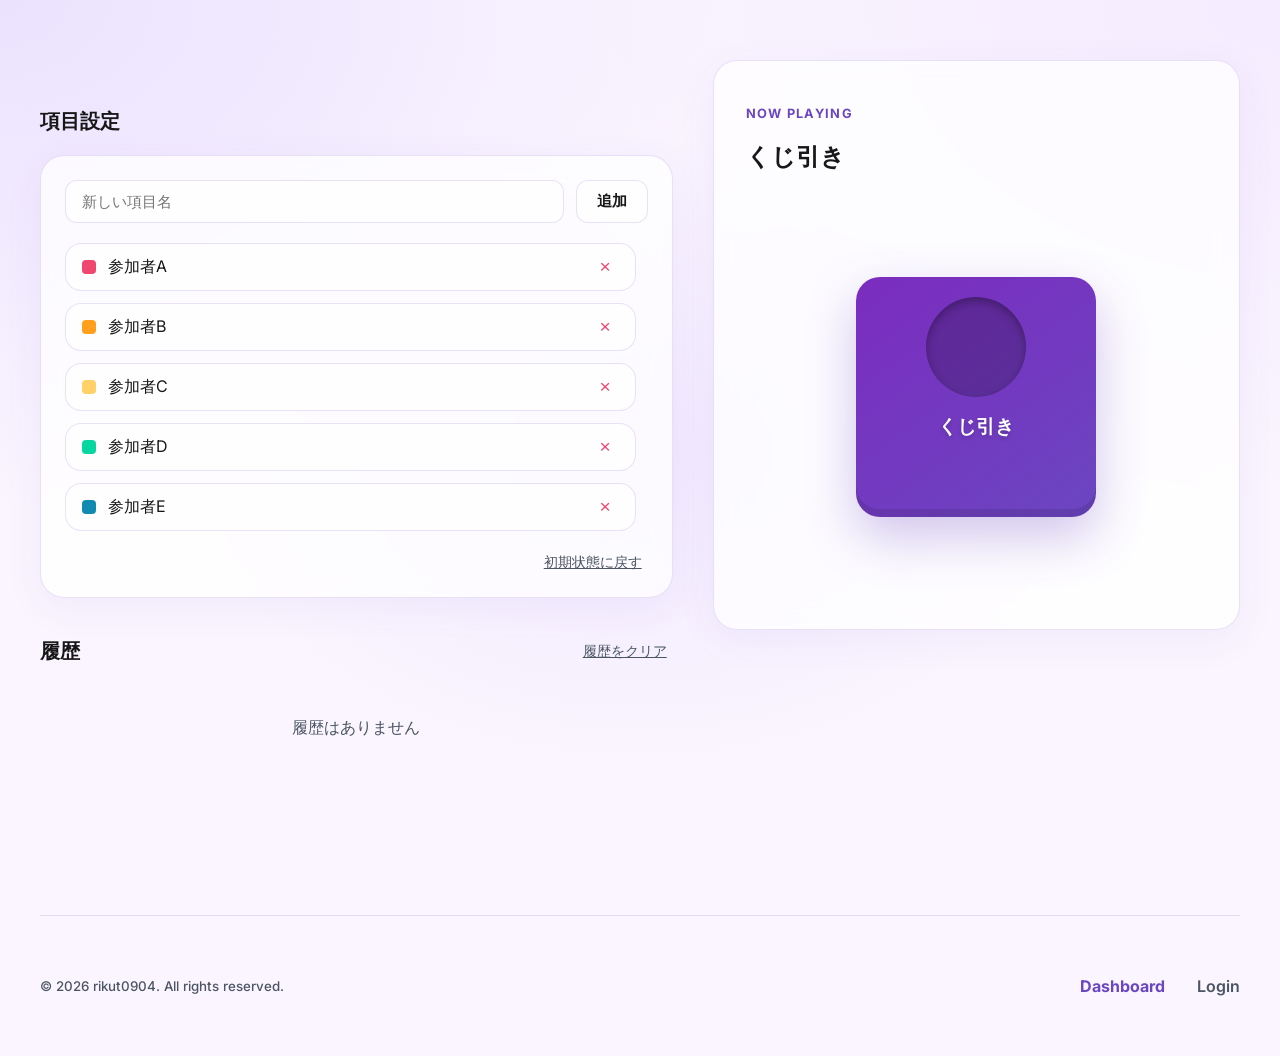
<file: html/index.html>
<!doctype html>
<html lang="ja">

<head>
    <meta charset="utf-8" />
    <meta name="viewport" content="width=device-width, initial-scale=1" />
    <title>くじ引き</title>
    <link rel="stylesheet" href="/css/style.css" />
</head>

<body>
    <main class="wrap">
        <section class="intro-hero">
            <div>
                <div class="intro-content">
                    <h2 class="section-title">項目設定</h2>
                    <div id="item-editor" class="glass-card" style="padding: 24px;">
                        <div class="item-editor-header">
                            <input type="text" id="new-item-label" placeholder="新しい項目名" class="item-editor-input">
                            <button class="btn" id="add-item-button" style="padding: 10px 20px;">追加</button>
                        </div>
                        <div id="item-list" class="legend-list">
                            <!-- Items will be rendered here -->
                        </div>
                        <div class="item-editor-footer">
                            <button id="reset-items-button" class="reset-link-btn">初期状態に戻す</button>
                        </div>
                    </div>
                </div>
                
                <div class="intro-content" style="margin-top: 40px;">
                    <div style="display: flex; justify-content: space-between; align-items: center; margin-bottom: 16px;">
                        <h2 class="section-title" style="margin: 0;">履歴</h2>
                        <button onclick="clearHistory()" class="reset-link-btn">履歴をクリア</button>
                    </div>
                    <div id="history-list" class="intro-history-list">
                        <!-- History will be rendered here -->
                    </div>
                </div>
            </div>

            <div class="glass-card">
                <p class="eyebrow" style="margin-bottom: 4px;">Now Playing</p>
                <h2 id="index-raffle-title" style="margin-bottom: 24px;">くじ引き</h2>
                <div class="raffle-stage">
                    <div id="raffle-ticket" class="raffle-ticket">
                        <span id="ticket-label"></span>
                    </div>
                    <div id="raffle-box" class="raffle-box" onclick="spin()">
                        <span class="raffle-box-label">くじ引き</span>
                    </div>
                </div>
            </div>
        </section>
    </main>

    <footer class="site-footer wrap">
        <div class="footer-content">
            <small class="footer-copy">&copy; 2026 rikut0904. All rights reserved.</small>
            <nav class="footer-nav">
                <a class="footer-nav-link primary" href="/dashboard">Dashboard</a>
                <a class="footer-nav-link secondary" href="/login">Login</a>
            </nav>
        </div>
    </footer>

    <script type="module" src="/js/index.js"></script>
    <script type="module">
        import { addItem, removeItem, resetItems, clearHistory, spin } from '/js/index.js';
        window.addItem = addItem;
        window.removeItem = removeItem;
        window.resetItems = resetItems;
        window.clearHistory = clearHistory;
        window.spin = spin;
    </script>
</body>

</html>
</file>
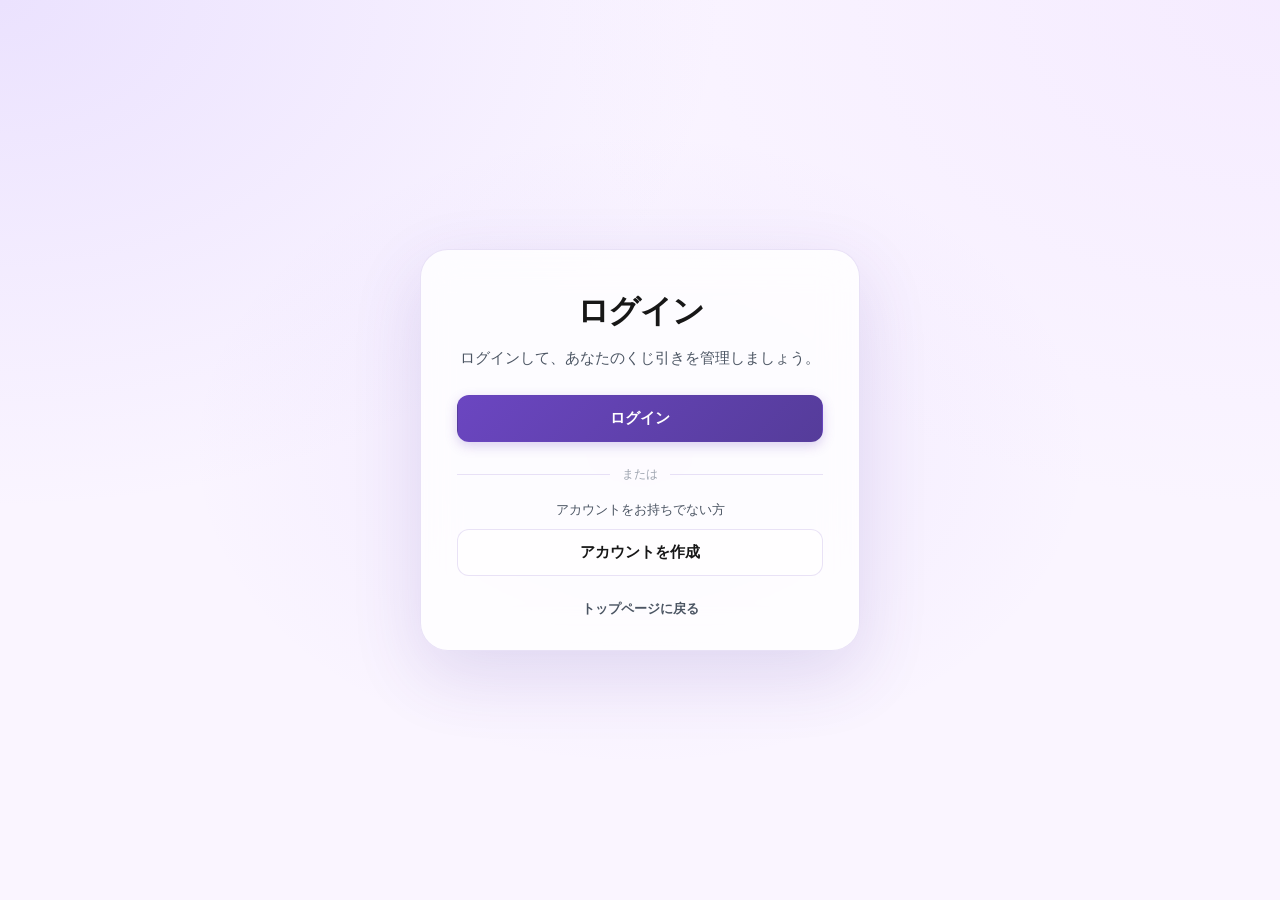
<file: html/login.html>
<!doctype html>
<html lang="ja">

<head>
    <meta charset="utf-8" />
    <meta name="viewport" content="width=device-width, initial-scale=1" />
    <title>ログイン | くじ引き</title>
    <link rel="stylesheet" href="/css/style.css" />
</head>

<body class="auth-page">
    <main class="auth-shell">
        <section class="auth-card">
            <h1>ログイン</h1>
            <p class="auth-description">ログインして、あなたのくじ引きを管理しましょう。</p>

            <a href="/auth/login" class="btn primary auth-action">ログイン</a>

            <div class="auth-divider"><span>または</span></div>
            <p class="auth-switch-copy">アカウントをお持ちでない方</p>
            <a href="/auth/signup" class="btn auth-action">アカウントを作成</a>
            <a href="/" class="auth-back-link">トップページに戻る</a>
        </section>
    </main>

</body>

</html>
</file>
<file: css/style.css>
@import url('https://fonts.googleapis.com/css2?family=Inter:wght@400;500;600;700;800&display=swap');

:root {
    --bg: #faf5ff;
    --accent: #6b46c1;
    --accent-dark: #553c9a;
    --accent-glow: rgba(107, 70, 193, 0.2);
    --glass-bg: rgba(255, 255, 255, 0.75);
    --glass-border: rgba(107, 70, 193, 0.15);
    --text-main: #171717;
    --text-muted: #4b5563;
    --shadow: 0 10px 40px rgba(107, 70, 193, 0.06);
    --radius: 24px;
}

* {
    box-sizing: border-box;
}

html,
body {
    min-height: 100%;
    margin: 0;
}

body {
    color: var(--text-main);
    font-family: 'Inter', -apple-system, BlinkMacSystemFont, sans-serif;
    background-color: #faf5ff;
    background-image: 
        radial-gradient(at 0% 0%, rgba(167, 139, 250, 0.18) 0px, transparent 40%),
        radial-gradient(at 100% 0%, rgba(216, 180, 254, 0.15) 0px, transparent 40%),
        radial-gradient(at 50% 50%, rgba(139, 92, 246, 0.08) 0px, transparent 50%);
    background-attachment: fixed;
}

body.modal-open {
    overflow: hidden;
}

/* Common Layout Components */
.wrap {
    width: min(1200px, calc(100vw - 40px));
    margin: 0 auto;
}

.glass-card {
    background: var(--glass-bg);
    backdrop-filter: blur(16px);
    -webkit-backdrop-filter: blur(16px);
    border: 1px solid var(--glass-border);
    border-radius: var(--radius);
    padding: 32px;
    box-shadow: var(--shadow);
}

/* Global Buttons */
.btn {
    display: inline-flex;
    align-items: center;
    justify-content: center;
    padding: 12px 24px;
    border-radius: 12px;
    font-size: 0.95rem;
    font-weight: 600;
    cursor: pointer;
    transition: all 0.2s cubic-bezier(0.4, 0, 0.2, 1);
    border: 1px solid transparent;
    text-decoration: none;
    font-family: inherit;
}

.btn.primary {
    background: linear-gradient(135deg, var(--accent), var(--accent-dark));
    color: white;
    box-shadow: 0 4px 12px rgba(107, 70, 193, 0.25);
}

.btn.primary:hover {
    transform: translateY(-1px);
    box-shadow: 0 8px 20px rgba(107, 70, 193, 0.35);
    filter: brightness(1.05);
}

.btn:not(.primary) {
    background: rgba(255, 255, 255, 0.6);
    border: 1px solid var(--glass-border);
    color: var(--text-main);
}

.btn:not(.primary):hover {
    background: white;
    border-color: var(--accent);
}

.btn:disabled {
    opacity: 0.5;
    cursor: not-allowed;
    transform: none !important;
}

/* Authentication */
.auth-page {
    min-height: 100vh;
    display: grid;
    place-items: center;
    padding: 24px;
}

.auth-shell {
    width: min(100%, 440px);
}

.auth-card {
    padding: 40px 36px 32px;
    background: rgba(255, 255, 255, 0.82);
    backdrop-filter: blur(18px);
    -webkit-backdrop-filter: blur(18px);
    border: 1px solid var(--glass-border);
    border-radius: 28px;
    box-shadow: 0 24px 70px rgba(83, 60, 154, 0.14);
    text-align: center;
}

.auth-card h1 {
    margin: 0;
    font-size: 2rem;
    letter-spacing: -0.04em;
}

.auth-description {
    margin: 12px auto 24px;
    color: var(--text-muted);
    font-size: 0.92rem;
    line-height: 1.7;
}

.auth-action {
    width: 100%;
}

.auth-divider {
    display: flex;
    align-items: center;
    gap: 12px;
    margin: 24px 0 18px;
    color: #9ca3af;
    font-size: 0.75rem;
}

.auth-divider::before,
.auth-divider::after {
    content: "";
    height: 1px;
    flex: 1;
    background: var(--glass-border);
}

.auth-switch-copy {
    margin: 0 0 10px;
    color: var(--text-muted);
    font-size: 0.84rem;
}

.auth-back-link {
    display: inline-block;
    margin-top: 24px;
    color: var(--text-muted);
    font-size: 0.84rem;
    font-weight: 600;
    text-decoration: none;
}

.auth-back-link:hover {
    color: var(--accent);
}

.nav-logout-btn {
    padding: 9px 15px;
    color: #b42318 !important;
    background: rgba(180, 35, 24, 0.06) !important;
    border-color: rgba(180, 35, 24, 0.14) !important;
}

.nav-logout-btn:hover {
    color: #fff !important;
    background: #b42318 !important;
    border-color: #b42318 !important;
}

@media (max-width: 520px) {
    .auth-page {
        padding: 16px;
    }

    .auth-card {
        padding: 32px 22px 26px;
    }
}

/* Admin Layout - Top Navigation */
.admin-layout {
    display: flex;
    flex-direction: column;
    min-height: 100vh;
}

.admin-navbar {
    height: 72px;
    background: rgba(255, 255, 255, 0.6);
    backdrop-filter: blur(12px);
    -webkit-backdrop-filter: blur(12px);
    border-bottom: 1px solid var(--glass-border);
    position: sticky;
    top: 0;
    z-index: 50;
}

.admin-navbar .wrap {
    display: flex;
    align-items: center;
    justify-content: space-between;
    height: 100%;
}

.nav-group {
    display: flex;
    align-items: center;
    gap: 8px;
}

.nav-link {
    padding: 8px 16px;
    border-radius: 10px;
    color: var(--text-muted);
    text-decoration: none;
    font-size: 0.95rem;
    font-weight: 600;
    transition: all 0.2s;
}

.nav-link:hover {
    background: rgba(107, 70, 193, 0.05);
    color: var(--accent);
}

.nav-link.active {
    background: white;
    color: var(--accent);
    box-shadow: 0 4px 12px rgba(107, 70, 193, 0.08);
}

.main-content {
    flex: 1;
}

.content-body {
    padding: 40px 0;
}

/* Page Headers */
.page-header {
    display: flex;
    justify-content: space-between;
    align-items: center;
    margin-bottom: 32px;
}

.page-title {
    margin: 0;
    font-size: 2rem;
    font-weight: 800;
}

.section-title {
    font-size: 1.25rem;
    margin-bottom: 20px;
    font-weight: 700;
}

.eyebrow {
    text-transform: uppercase;
    letter-spacing: 0.1em;
    font-size: 0.8rem;
    font-weight: 700;
    color: var(--accent);
    margin-bottom: 8px;
}

/* Index / Raffle Common Layout */
.intro-hero {
    display: grid;
    grid-template-columns: 1.2fr 1fr;
    gap: 40px;
    padding: 60px 0;
    align-items: start;
}

.intro-content {
    margin-top: 48px;
}

.intro-lead {
    font-size: 1.1rem;
    line-height: 1.6;
    color: var(--text-muted);
    max-width: 500px;
}

/* Item Editor (Index) Styles */
.item-editor-header {
    display: flex;
    gap: 12px;
    margin-bottom: 20px;
}

.item-editor-input {
    flex: 1;
    border: 1px solid var(--glass-border);
    border-radius: 12px;
    padding: 10px 16px;
    background: rgba(255, 255, 255, 0.5);
    font-size: 0.95rem;
    transition: all 0.2s;
}

.item-editor-input:focus {
    outline: none;
    border-color: var(--accent);
    background: white;
}

.item-editor-footer {
    margin-top: 20px;
    text-align: right;
}

.reset-link-btn {
    background: none;
    border: none;
    color: var(--text-muted);
    cursor: pointer;
    font-size: 0.85rem;
    text-decoration: underline;
}

/* Raffle (Lottery Box) Style */
.raffle-stage {
    position: relative;
    display: grid;
    place-items: center;
    padding: 40px 20px;
    min-height: 400px;
}

.raffle-box {
    position: relative;
    width: 240px;
    height: 240px;
    background: linear-gradient(145deg, #7b2cbf, var(--accent));
    border-radius: 24px;
    box-shadow: 
        0 20px 50px rgba(107, 70, 193, 0.3),
        inset 0 -8px 0 rgba(0,0,0,0.1);
    cursor: pointer;
    transition: transform 0.2s;
    display: flex;
    flex-direction: column;
    align-items: center;
    justify-content: center;
    z-index: 10;
}

.raffle-box:hover:not(.shaking) {
    transform: translateY(-5px) scale(1.02);
}

.raffle-box::before {
    content: '';
    position: absolute;
    top: 20px;
    width: 100px;
    height: 100px;
    background: rgba(0,0,0,0.2);
    border-radius: 50%;
    box-shadow: inset 0 4px 10px rgba(0,0,0,0.3);
}

.raffle-box-label {
    color: white;
    font-weight: 800;
    font-size: 1.2rem;
    margin-top: 60px;
    text-shadow: 0 2px 4px rgba(0,0,0,0.2);
}

.raffle-box.shaking {
    animation: shake 0.5s infinite;
}

@keyframes shake {
    0% { transform: translate(1px, 1px) rotate(0deg); }
    10% { transform: translate(-1px, -2px) rotate(-1deg); }
    20% { transform: translate(-3px, 0px) rotate(1deg); }
    30% { transform: translate(3px, 2px) rotate(0deg); }
    40% { transform: translate(1px, -1px) rotate(1deg); }
    50% { transform: translate(-1px, 2px) rotate(-1deg); }
    60% { transform: translate(-3px, 1px) rotate(0deg); }
    70% { transform: translate(3px, 1px) rotate(-1deg); }
    80% { transform: translate(-1px, -1px) rotate(1deg); }
    90% { transform: translate(1px, 2px) rotate(0deg); }
    100% { transform: translate(1px, -2px) rotate(-1deg); }
}

/* Ticket Animation */
.raffle-ticket {
    position: absolute;
    bottom: 50%;
    width: 180px;
    height: 100px;
    background: white;
    border-radius: 12px;
    display: flex;
    align-items: center;
    justify-content: center;
    font-weight: 700;
    box-shadow: 0 10px 30px rgba(0,0,0,0.1);
    transform: translateY(100px) scale(0);
    opacity: 0;
    z-index: 5;
    transition: all 0.6s cubic-bezier(0.34, 1.56, 0.64, 1);
}

.raffle-ticket.showing {
    transform: translateY(-80px) scale(1.1);
    opacity: 1;
}
/* Legend & History List */
.legend-list {
    display: flex;
    flex-direction: column;
    gap: 12px;
    max-height: 320px;
    overflow-y: auto;
    padding-right: 12px;
}

/* Custom Scrollbar for better UX */
.legend-list::-webkit-scrollbar {
    width: 6px;
}
.legend-list::-webkit-scrollbar-thumb {
    background: #e2e8f0;
    border-radius: 10px;
}
.legend-list::-webkit-scrollbar-track {
    background: transparent;
}

.legend-item {
    display: flex;
    align-items: center;
    gap: 12px;
    padding: 12px 16px;
    background: rgba(255, 255, 255, 0.6);
    border: 1px solid var(--glass-border);
    border-radius: 16px;
    transition: all 0.2s;
}

.legend-color {
    width: 14px;
    height: 14px;
    border-radius: 4px;
    flex-shrink: 0;
}

/* History List Styles */
.intro-history-list {
    display: flex;
    flex-direction: column;
    gap: 12px;
}

.intro-raffle-card {
    display: flex;
    align-items: center;
    justify-content: space-between;
    padding: 12px 16px;
    background: white;
    border: 1px solid var(--glass-border);
    border-radius: 16px;
    box-shadow: 0 2px 8px rgba(0, 0, 0, 0.02);
}

.intro-color-dot {
    width: 12px;
    height: 12px;
    border-radius: 50%;
    flex-shrink: 0;
}

/* Dashboard Specific Styles */
.admin-grid {
    display: grid;
    grid-template-columns: 1fr;
    gap: 24px;
}

.admin-user-list {
    display: grid;
    grid-template-columns: repeat(auto-fill, minmax(320px, 1fr));
    gap: 20px;
}

.raffle-card {
    background: white;
    border: 1px solid var(--glass-border);
    border-radius: 20px;
    padding: 24px;
    display: flex;
    flex-direction: column;
    justify-content: space-between;
    transition: all 0.3s cubic-bezier(0.4, 0, 0.2, 1);
    box-shadow: 0 4px 12px rgba(0, 0, 0, 0.03);
}

.raffle-card:hover {
    transform: translateY(-4px);
    box-shadow: 0 12px 24px rgba(107, 70, 193, 0.08);
    border-color: var(--accent);
}

.raffle-card-header {
    margin-bottom: 16px;
}

.raffle-card-title {
    font-size: 1.25rem;
    font-weight: 700;
    color: var(--text-main);
    margin: 0 0 8px;
    display: block;
}

.raffle-card-desc {
    font-size: 0.9rem;
    color: var(--text-muted);
    line-height: 1.5;
    height: 2.7em;
    overflow: hidden;
    margin: 0;
}

.raffle-card-stats {
    display: flex;
    gap: 16px;
    margin-top: 16px;
    font-size: 0.85rem;
    color: var(--text-muted);
    font-weight: 500;
}

.raffle-card-stats span {
    display: flex;
    align-items: center;
    gap: 6px;
}

.raffle-card-actions {
    display: flex;
    gap: 8px;
    margin-top: 24px;
    border-top: 1px solid #f1f5f9;
    padding-top: 20px;
}

.raffle-card-actions .btn {
    flex: 1;
    padding: 10px;
}

/* MODALS - 2-Pane Layout (Dashboard Edit) */
.result-modal {
    position: fixed;
    inset: 0;
    z-index: 1000;
    display: grid;
    place-items: center;
    visibility: hidden;
    opacity: 0;
    transition: all 0.3s cubic-bezier(0.4, 0, 0.2, 1);
}

.result-modal.is-open {
    visibility: visible;
    opacity: 1;
}

.result-modal-backdrop {
    position: absolute;
    inset: 0;
    background: rgba(15, 23, 42, 0.4);
    backdrop-filter: blur(8px);
    -webkit-backdrop-filter: blur(8px);
}

.result-modal-dialog {
    position: relative;
    background: white;
    border-radius: 24px;
    width: min(1000px, 96vw);
    height: min(720px, 90vh);
    box-shadow: 0 40px 100px -20px rgba(0, 0, 0, 0.2);
    transform: translateY(20px);
    transition: all 0.4s cubic-bezier(0.34, 1.56, 0.64, 1);
    display: flex;
    flex-direction: column;
    overflow: hidden;
}

.result-modal.is-open .result-modal-dialog {
    transform: translateY(0);
}

.modal-split-layout {
    display: flex;
    flex: 1;
    overflow: hidden;
    height: 100%;
}

.modal-sidebar {
    width: 320px;
    padding: 32px;
    background: #f8fafc;
    border-right: 1px solid #f1f5f9;
    overflow-y: auto;
    display: flex;
    flex-direction: column;
    gap: 20px;
}

.modal-main-content {
    flex: 1;
    padding: 32px 32px 16px;
    display: flex;
    flex-direction: column;
    overflow: hidden;
}

.modal-items-scroll {
    flex: 1;
    overflow-y: auto;
    padding-right: 8px;
    margin-top: 12px;
}

.modal-items-scroll::-webkit-scrollbar {
    width: 5px;
}
.modal-items-scroll::-webkit-scrollbar-thumb {
    background: #e2e8f0;
    border-radius: 10px;
}

.modal-item-row {
    display: flex;
    gap: 12px;
    align-items: center;
    background: white;
    padding: 8px 12px;
    border-radius: 12px;
    margin-bottom: 6px;
    border: 1px solid #e2e8f0;
}

.item-color-input {
    width: 28px;
    height: 28px;
    border: none;
    border-radius: 50%;
    cursor: pointer;
    background: none;
    padding: 0;
    flex-shrink: 0;
}

.item-label-input {
    flex: 1;
    border: 1px solid #e2e8f0;
    border-radius: 8px;
    padding: 6px 10px;
    font-size: 0.9rem;
}

.item-weight-input {
    width: 54px;
    border: 1px solid #e2e8f0;
    border-radius: 8px;
    padding: 6px;
    text-align: center;
    font-size: 0.85rem;
}

.item-remove-btn {
    color: #94a3b8;
    cursor: pointer;
    background: none;
    border: none;
    padding: 4px;
}

.item-remove-btn:hover {
    color: #ef476f;
}

.modal-footer-actions {
    padding: 16px 32px 24px;
    border-top: 1px solid #f1f5f9;
    display: flex;
    justify-content: flex-end;
    gap: 10px;
    background: white;
}

.modal-footer-actions .btn {
    padding: 8px 20px;
    font-size: 0.85rem;
    min-width: 100px;
}

/* Result Modal Specifics */
.result-label {
    text-transform: uppercase;
    letter-spacing: 0.1em;
    font-size: 0.9rem;
    font-weight: 700;
    color: var(--accent);
    margin-bottom: 16px;
}

.result-modal-dialog.result-modal-dialog-compact {
    width: min(560px, calc(100vw - 32px));
    height: auto;
    min-height: 0;
    padding: 40px 32px 28px;
    border: 1px solid rgba(107, 70, 193, 0.12);
    background:
        radial-gradient(circle at top, rgba(216, 180, 254, 0.28), transparent 48%),
        linear-gradient(180deg, rgba(255, 255, 255, 0.98), rgba(250, 245, 255, 0.96));
    text-align: center;
}

.result-modal-card {
    display: flex;
    flex-direction: column;
    align-items: center;
    gap: 20px;
}

.result-modal-title {
    margin: 0;
    font-size: clamp(2.2rem, 6vw, 3.4rem);
    line-height: 1.1;
    font-weight: 800;
    word-break: break-word;
}

.result-modal-chip {
    display: inline-flex;
    align-items: center;
    gap: 10px;
    min-height: 52px;
    max-width: 100%;
    padding: 12px 18px;
    border-radius: 18px;
    background: rgba(255, 255, 255, 0.72);
    border: 1px solid rgba(107, 70, 193, 0.12);
    box-shadow: 0 16px 32px rgba(107, 70, 193, 0.08);
}

.result-modal-chip-swatch {
    width: 14px;
    height: 14px;
    border-radius: 999px;
    flex-shrink: 0;
    box-shadow: 0 0 0 4px rgba(255, 255, 255, 0.9);
}

.result-modal-chip-label {
    min-width: 0;
    color: var(--text-main);
    font-size: 0.95rem;
    font-weight: 700;
    overflow-wrap: anywhere;
}

.result-modal-actions {
    display: flex;
    justify-content: center;
    width: 100%;
    margin-top: 4px;
}

.result-modal-actions .btn {
    min-width: 140px;
}

/* Forms */
.admin-field {
    display: grid;
    gap: 6px;
}

.admin-field span {
    font-size: 0.85rem;
    font-weight: 600;
    color: var(--text-muted);
}

.admin-field input {
    width: 100%;
    border: 1px solid var(--glass-border);
    border-radius: 12px;
    padding: 12px 16px;
    background: rgba(255, 255, 255, 0.5);
    font-size: 0.95rem;
    transition: all 0.2s;
}

.admin-field input:focus {
    outline: none;
    border-color: var(--accent);
    background: white;
    box-shadow: 0 0 0 4px var(--accent-glow);
}

.admin-notice {
    padding: 12px 16px;
    border-radius: 12px;
    background: rgba(107, 70, 193, 0.08);
    color: var(--accent);
    margin-bottom: 24px;
}

/* Site Footer */
.site-footer {
    padding: 60px 0;
    border-top: 1px solid var(--glass-border);
    margin-top: 80px;
}

.footer-content {
    display: flex;
    justify-content: space-between;
    align-items: center;
}

.footer-copy {
    color: var(--text-muted);
    font-weight: 500;
}

.footer-nav {
    display: flex;
    gap: 32px;
}

.footer-nav-link {
    font-size: 1rem;
    text-decoration: none;
    font-weight: 600;
}

.footer-nav-link.primary {
    color: var(--accent);
    font-weight: 700;
}

.footer-nav-link.secondary {
    color: var(--text-muted);
}

/* Presentation Mode */
body.presentation-mode {
    background-image: radial-gradient(at 50% 50%, rgba(139, 92, 246, 0.15) 0px, transparent 80%);
    overflow: hidden;
}

body.presentation-mode .admin-navbar,
body.presentation-mode #view-selection,
body.presentation-mode .main-content > .wrap > .admin-notice,
body.presentation-mode #view-play > .intro-hero > div:first-child,
body.presentation-mode .site-footer {
    display: none !important;
}

body.presentation-mode .main-content,
body.presentation-mode .content-body,
body.presentation-mode .main-content > .wrap {
    height: 100vh;
    width: 100vw;
    margin: 0;
    padding: 0;
    max-width: none;
    display: flex;
    align-items: center;
    justify-content: center;
}

body.presentation-mode #view-play {
    display: flex !important;
    width: 100%;
    height: 100%;
    align-items: center;
    justify-content: center;
}

body.presentation-mode #view-play > .intro-hero {
    grid-template-columns: 1fr;
    width: 100%;
    max-width: 800px;
    padding: 0;
    margin: 0;
}

body.presentation-mode .raffle-stage {
    min-height: 500px;
    transform: scale(1.2);
}

body.presentation-mode .exit-presentation {
    position: fixed;
    top: 24px;
    right: 24px;
    z-index: 100;
    opacity: 0.3;
    transition: opacity 0.2s;
}

body.presentation-mode .exit-presentation:hover {
    opacity: 1;
}

/* Responsive Styles */
@media (max-width: 920px) {
    .intro-hero {
        grid-template-columns: 1fr;
        padding: 40px 0;
        gap: 24px;
    }
    
    .intro-content {
        margin-top: 24px;
    }

    .raffle-stage {
        min-height: 300px;
    }
}

@media (max-width: 850px) {
    .modal-split-layout {
        flex-direction: column;
        overflow-y: auto;
    }
    .modal-sidebar {
        width: 100%;
        border-right: none;
        border-bottom: 1px solid #f1f5f9;
    }
    .footer-content {
        flex-direction: column;
        gap: 20px;
        text-align: center;
    }

    .result-modal-dialog.result-modal-dialog-compact {
        padding: 32px 20px 24px;
    }
}
</file>
